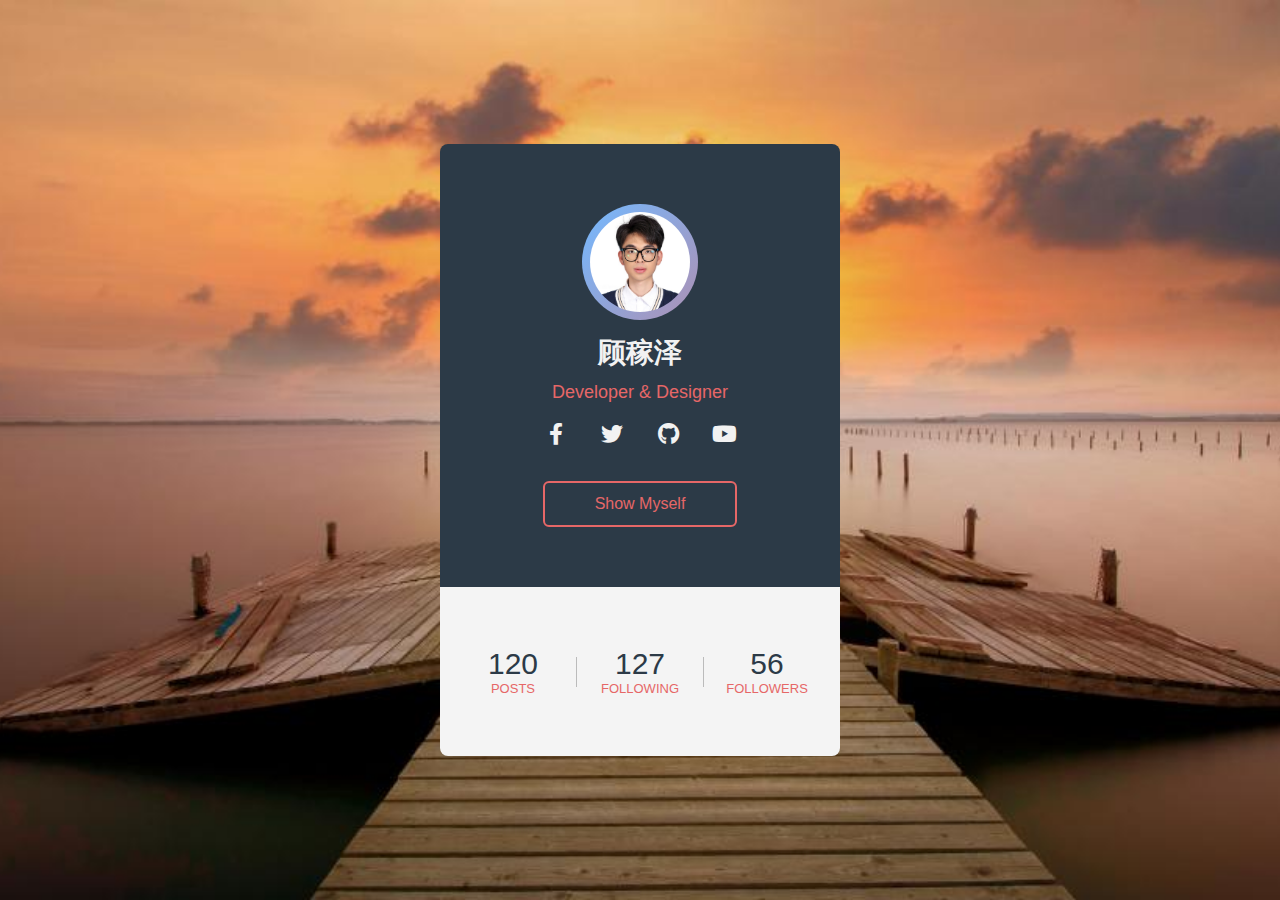
<file: index.html>
<!DOCTYPE html>
<html lang="en">
<head>
    <meta charset="UTF-8">
    <meta name="viewport" content="width=device-width, initial-scale=1.0">
    <title></title>
    <link rel="stylesheet" href="https://cdnjs.cloudflare.com/ajax/libs/font-awesome/5.14.0/css/all.min.css"/>
    <link rel="stylesheet" href="css/card_style.css">
</head>
<body>
<div class="profile-card">
    <div class="card-header">
        <div class="pic">
            <img src="images/card_1.jpg" alt="">
        </div>
        <div class="name">顾稼泽</div>
        <div class="desc">Developer & Designer</div>
        <div class="sm">
            <a href="https://facebook.com/" class="fab fa-facebook-f"></a>
            <a href="https://twitter.com/" class="fab fa-twitter"></a>
            <a href="https://github.com/" class="fab fa-github"></a>
            <a href="https://youtube.com/" class="fab fa-youtube"></a>
        </div>
        <a href="resume.html" class="contact-btn">Show Myself</a>
    </div>
    <div class="card-footer">
        <div class="numbers">
            <div class="item">
                <span>120</span>
                Posts
            </div>
            <div class="border"></div>
            <div class="item">
                <span>127</span>
                Following
            </div>
            <div class="border"></div>
            <div class="item">
                <span>56</span>
                Followers
            </div>
        </div>
    </div>
</div>
</body>
</html>
</file>
<file: css/card_style.css>
*{
    margin: 0;
    padding: 0;
    font-family: "Ubuntu", sans-serif;
    box-sizing: border-box;
    text-decoration: none;
}

body{
    height: 100vh;
    background: url(../images/card_2.jpg) no-repeat center;
    background-size: cover;
    display: flex;
    align-items: center;
    justify-content: center;
}

.profile-card{
    width: 400px;
    text-align: center;
    border-radius: 8px;
    overflow: hidden;
}

.card-header{
    background: #2c3a47;
    padding: 60px 40px;
}

.pic{
    display: inline-block;
    padding: 8px;
    background: linear-gradient(130deg, #74b9ff, #e66767);
    margin: auto;
    border-radius: 50%;
    background-size: 200% 200%;
    animation: animated-gradient 2s linear infinite;
}

@keyframes animated-gradient{
    25%{
        background-position: left bottom;
    }
    50%{
        background-position: right bottom;
    }
    75%{
        background-position: right top;
    }
    100%{
        background-position: left top;
    }
}

.pic img{
    display: block;
    width: 100px;
    height: 100px;
    border-radius: 50%;
}

.name{
    color: #f2f2f2;
    font-size: 28px;
    font-weight: 600;
    margin: 10px 0;
}

.desc{
    font-size: 18px;
    color: #e66767;
}

.sm{
    display: flex;
    justify-content: center;
    margin: 20px 0;
}

.sm a{
    color: #f2f2f2;
    width: 56px;
    font-size: 22px;
    transition: .3s linear;
}

.sm a:hover{
    color: #e66767;
}

.contact-btn{
    display: inline-block;
    padding: 12px 50px;
    color: #e66767;
    border: 2px solid #e66767;
    border-radius: 6px;
    margin-top: 16px;
    transition: .3s linear;
}

.contact-btn:hover{
    background: #e66767;
    color: #f2f2f2;
}

.card-footer{
    background: #f4f4f4;
    padding: 60px 10px;
}

.numbers{
    display: flex;
    align-items: center;
}

.item{
    flex: 1;
    text-transform: uppercase;
    font-size: 13px;
    color: #e66767;
}

.item span{
    display: block;
    color: #2c3a47;
    font-size: 30px;
}

.border{
    width: 1px;
    height: 30px;
    background: #bbb;
}
</file>
